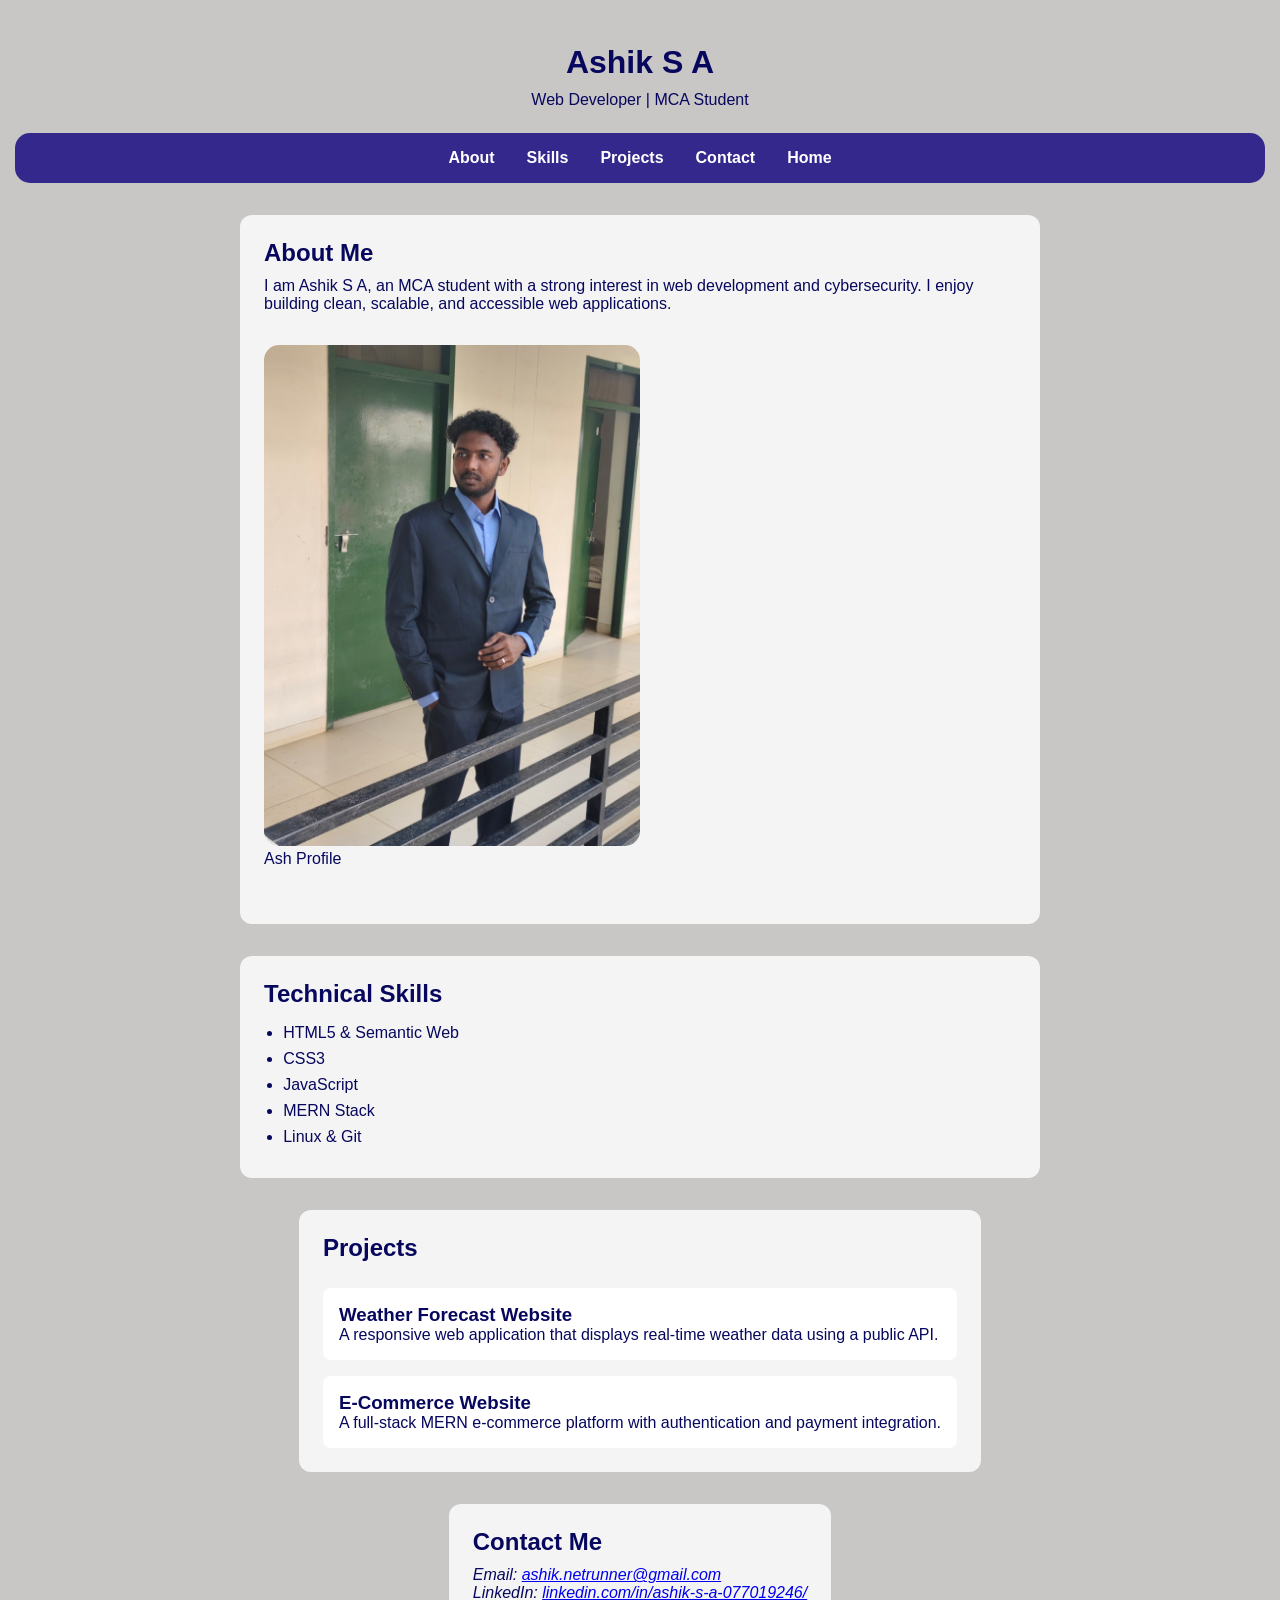
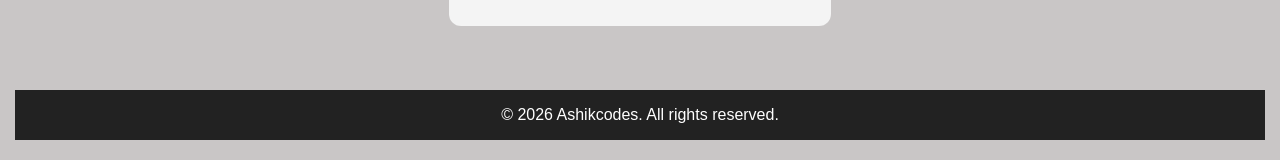
<file: index.html>
<!DOCTYPE html>
<html lang="en">
<head>
    <meta charset="UTF-8">
    <link rel="stylesheet" href="day2.css">
    <link rel="stylesheet" href="day3.css">
    <meta name="description" content="profile">
    <meta name="viewport" content="width=device-width, initial-scale=1.0">
    <title>Ashik | Personal Profile</title>
</head>

<body>

    <header>
        <h1>Ashik S A</h1>
        <p>Web Developer | MCA Student</p>
    </header>

    
    <nav aria-label="Navigation">
        <ul>
            <li><a href="about.html">About</a></li>
            <li><a href="#skills">Skills</a></li>
            <li><a href="#projects">Projects</a></li>
            <li><a href="contact.html">Contact</a></li>
            <li><a href="task.html">Home</a></li>
        </ul>
    </nav>

    <main>
        <section id="about" class="card">
            <h2>About Me</h2>
            <p>
                I am Ashik S A, an MCA student with a strong interest in web development and cybersecurity. I enjoy building clean, scalable, and
                accessible web applications.
            </p>

            <figure style="margin: 2rem 0; border-radius: 15px ;">
                <img src="profile.jpg" alt="Profile ash" width="200">
                <figcaption>Ash Profile</figcaption>
            </figure>
        </section>
        <div class="skills">
         <section id="skills" class="card">
            <h2>Technical Skills</h2>
            <ul>
                <li>   HTML5 & Semantic Web</li>
                <li>   CSS3</li>
                <li>   JavaScript</li>
                <li>   MERN Stack</li>
                <li>   Linux & Git</li>
            </ul>
         </section>
        </div>
        
        <section id="projects" class="card">
            <h2>Projects</h2>

            <article>
                <h3>Weather Forecast Website</h3>
                <p>
                    A responsive web application that displays real-time weather data
                    using a public API.
                </p>
            </article>

            <article>
                <h3>E-Commerce Website</h3>
                <p>
                    A full-stack MERN e-commerce platform with authentication
                    and payment integration.
                </p>
            </article>
        </section>

        <section id="contact" class="card">
            <h2>Contact Me</h2>
            <address>
                <p>Email: <a href="mailto:ash@example.com">ashik.netrunner@gmail.com</a></p>
                <p>LinkedIn: <a href="#">linkedin.com/in/ashik-s-a-077019246/</a></p>
            </address>
        </section>

    </main>

    <footer>
        <p>&copy; 2026 Ashikcodes. All rights reserved.</p>
    </footer>

</body>
</html>
</file>
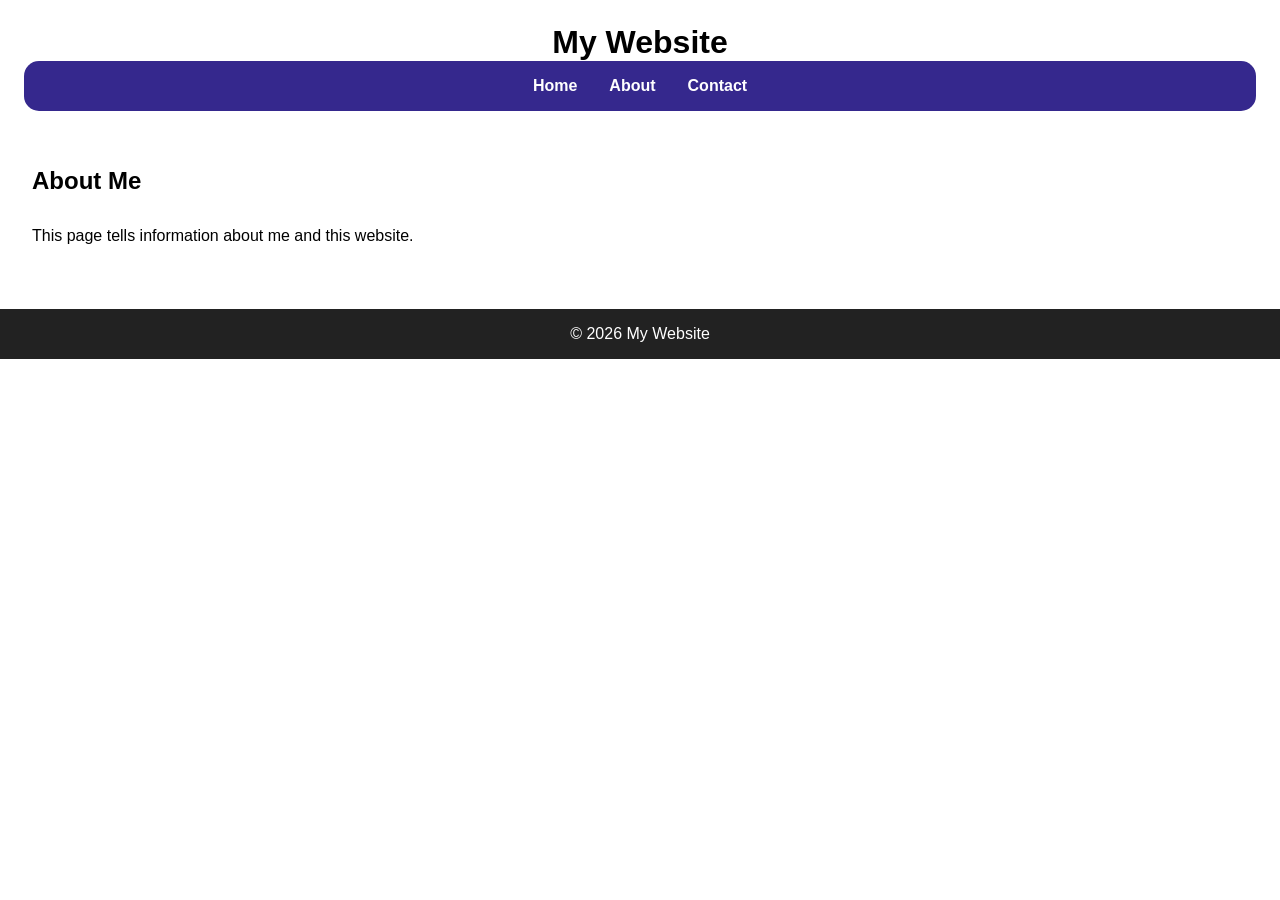
<file: about.html>
<!DOCTYPE html>
<html lang="en">
<head>
    <meta charset="UTF-8">
    <title>About | My Website</title>
    <link rel="stylesheet" href="day3.css">
</head>
<body>

<header>
    <h1>My Website</h1>
    <nav>
        <ul>
           <li><a href="task.html">Home</a></li>
           <li><a href="about.html" class="active">About</a></li>
           <li><a href="contact.html">Contact</a></li>

        </ul>
    </nav>
</header>

<main>
    <h2>About Me</h2>
    <p>This page tells information about me and this website.</p>
</main>

<footer>
    <p>© 2026 My Website</p>
</footer>

</body>
</html>
</file>
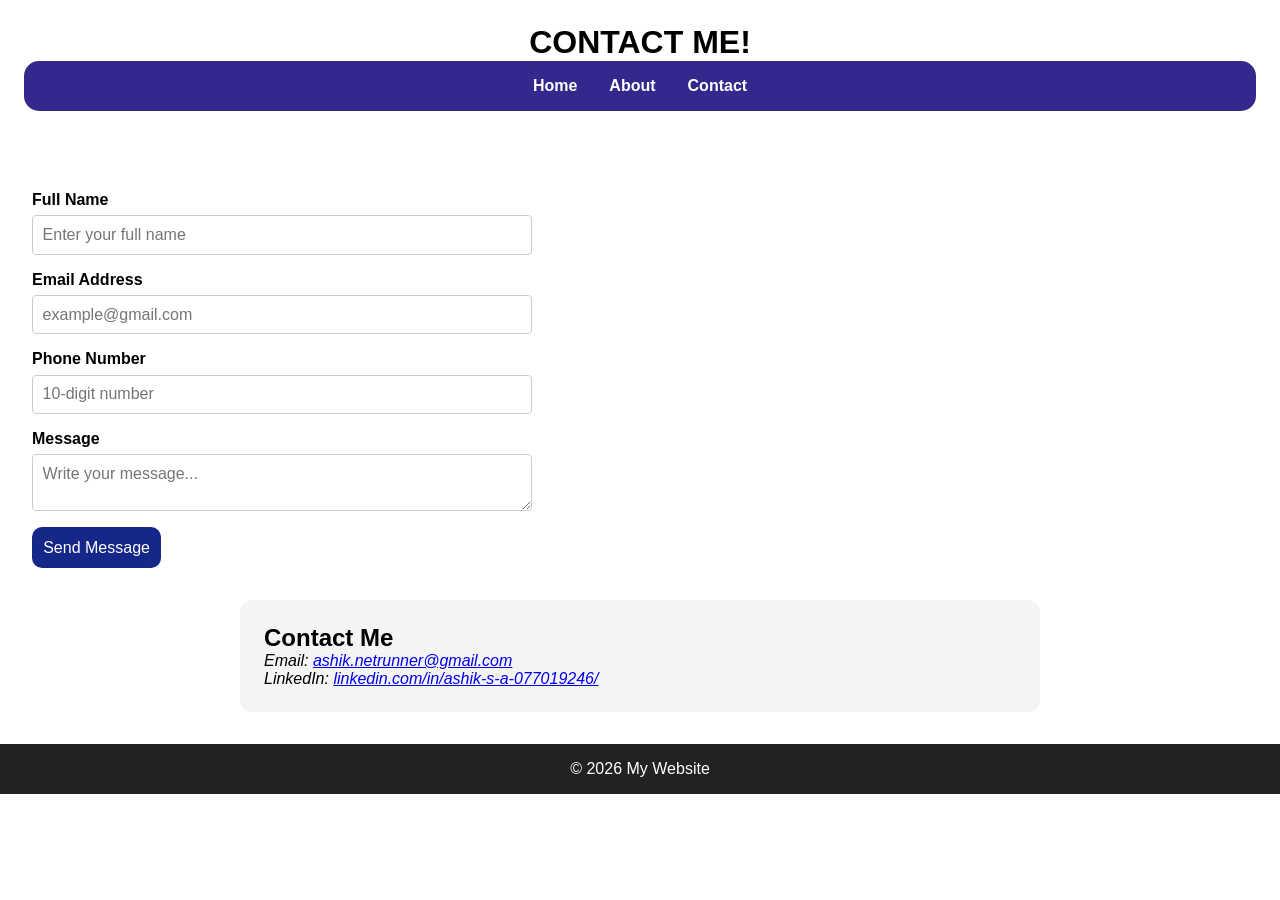
<file: contact.html>
<!DOCTYPE html>
<html lang="en">
<head>
    <meta charset="UTF-8">
    <title>contact | support</title>
    <link rel="stylesheet" href="day3.css">
</head>
<body>

<header>
    <h1>CONTACT ME!</h1>
    <nav>
        <ul>
            <li><a href="task.html">Home</a></li>
            <li><a href="about.html">About</a></li>
            <li><a href="contact.html" class="active">Contact</a></li>
        </ul>
    </nav>
</header>
<main>
    <form>
        <div class="form-group">
            <label for="name">Full Name</label>
            <input type="text" id="name" name="name" required maxlength="50" placeholder="Enter your full name">
        </div>

        <div class="form-group">
            <label for="email">Email Address</label>
            <input type="email" id="email" name="email" required placeholder="example@gmail.com">
        </div>

        <div class="form-group">
            <label for="phone">Phone Number</label>
            <input type="tel" id="phone" name="phone" required pattern="[0-9]{10}" placeholder="10-digit number">
        </div>

        <div class="form-group">
            <label for="message">Message</label>
            <textarea id="message" name="message" required maxlength="200" placeholder="Write your message..."></textarea>
        </div>

        <button type="submit">Send Message</button>
    </form>
</main>
 <section id="contact" class="card">
            <h2>Contact Me</h2>
            <address>
                <p>Email: <a href="mailto:ash@example.com">ashik.netrunner@gmail.com</a></p>
                <p>LinkedIn: <a href="#">linkedin.com/in/ashik-s-a-077019246/</a></p>
            </address>
        </section>

<footer>
    <p>© 2026 My Website</p>
</footer>

</body>
</html>
</file>
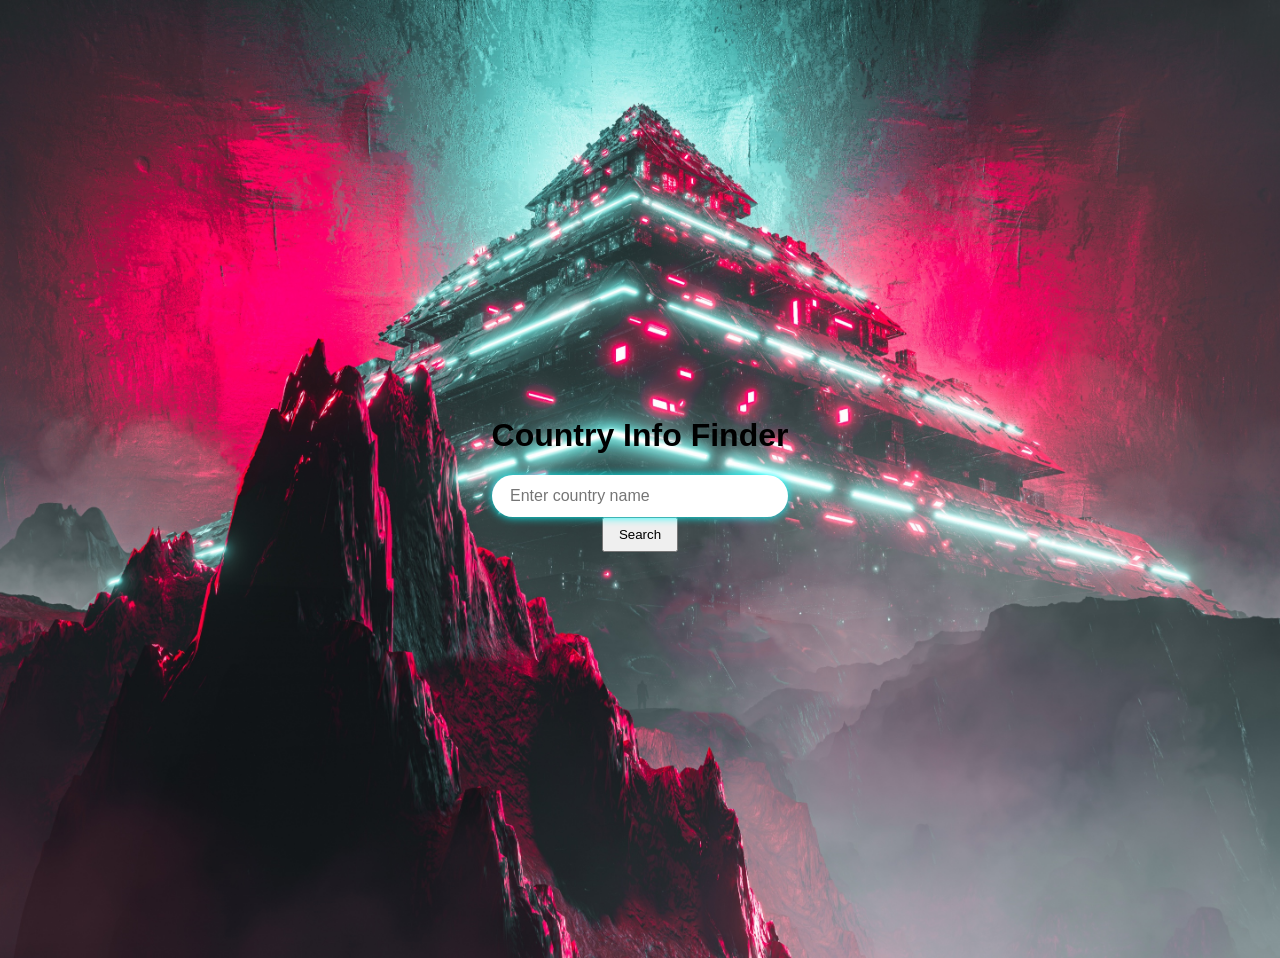
<file: day10.html>
<!DOCTYPE html>
<html lang="en">
<head>
    <meta charset="UTF-8">
    <meta name="viewport" content="width=device-width, initial-scale=1.0">
    <title>Country Info Finder</title>
    <link rel="stylesheet" href="day10.css">
</head>
<body>
    <h1>Country Info Finder</h1>

    <input type="text" id="countryInput" placeholder="Enter country name">
    <button onclick="getCountry()">Search</button>

    <p id="loading"></p>
    <div id="result"></div>

    <Script src="day10.js"></Script>
</body>
</html>
</file>
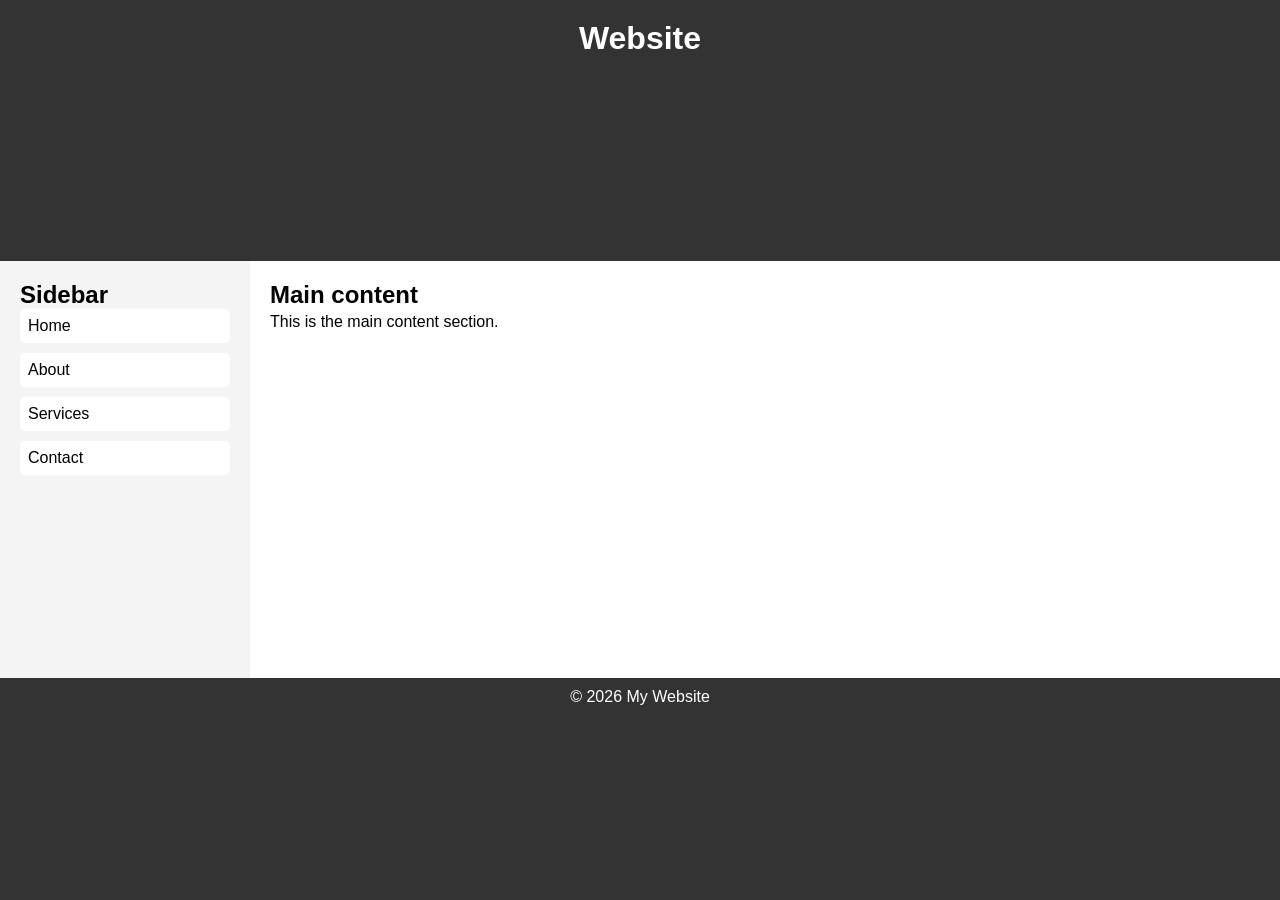
<file: day11.html>
<!DOCTYPE html>
<html lang="en">
<head>
    <meta charset="UTF-8">
    <meta name="viewport" content="width=device-width, initial-scale=1.0">
    <title>Document</title>
    <link rel="stylesheet" href="day11.css">
</head>
<body>
    <div class="container">
     <header class="header">
        <h1>Website</h1>
     </header>

     <aside class="sidebar">
        <h2>Sidebar</h2>
        <ul>
           <li>Home</li>
           <li>About</li>
           <li>Services</li>
           <li>Contact</li>
        </ul>
     </aside>

     <main class="main">
        <h2>Main content</h2>
        <p>This is the main content section.</p>
     </main>

     <footer class="footer">
        <p>© 2026 My Website</p>
     </footer>
    </div>
</body>
</html>
</file>
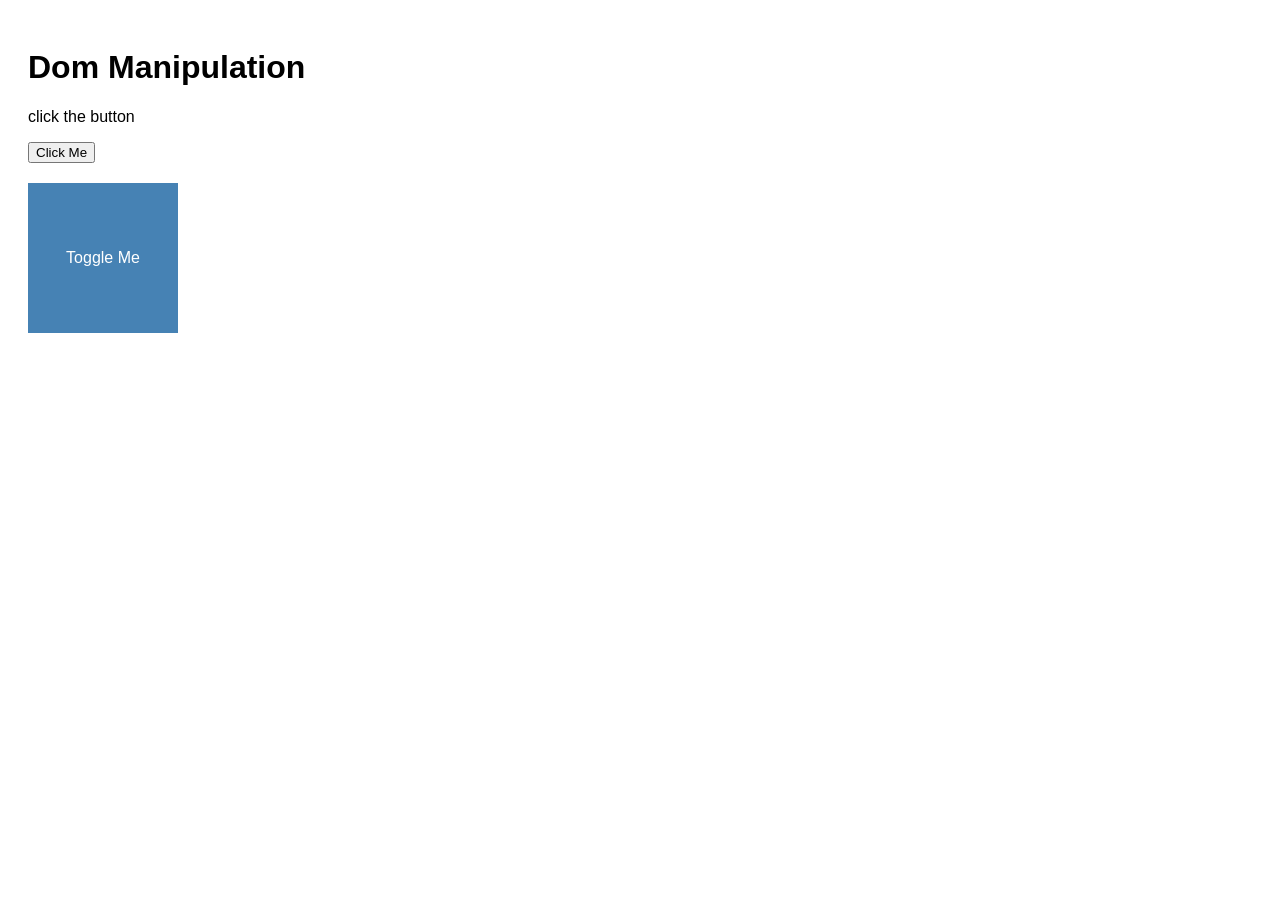
<file: day7.html>
<!DOCTYPE html>
<html lang="en">
<head>
    <meta charset="UTF-8">
    <meta name="viewport" content="width=device-width, initial-scale=1.0">
    <link rel="stylesheet" href="day7.css">
    <title>Document</title>
</head>
<body>
    <h1 id="title">Dom Manipulation</h1>
    <p id="description">click the button </p>
    <button id="changeBtn">Click Me</button>
    <div id="box">Toggle Me</div>
    <script src="day7.js"></script>

</body>

</html>
</file>
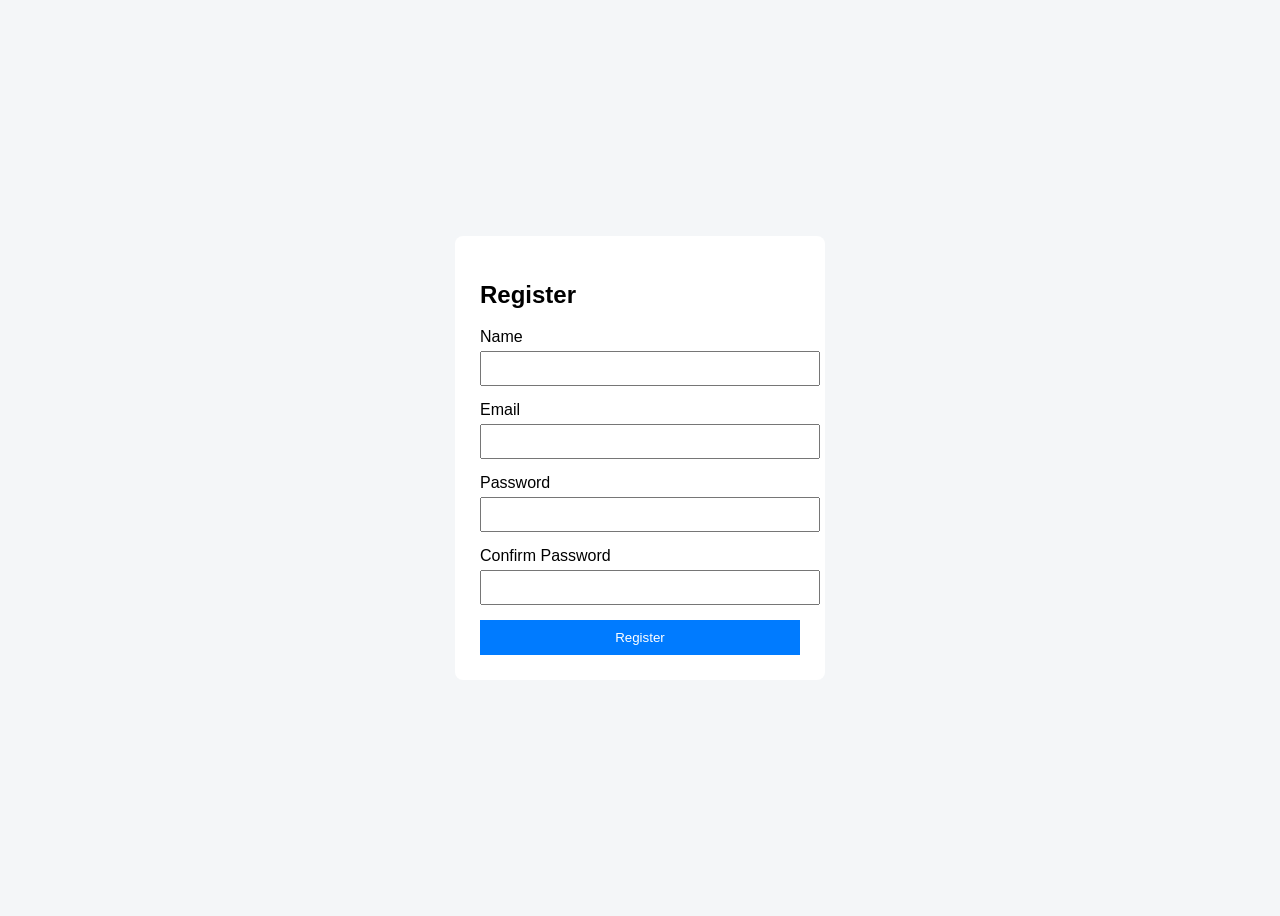
<file: day9.html>
<!DOCTYPE html>
<html lang="en">
<head>
    <meta charset="UTF-8">
    <meta name="viewport" content="width=device-width, initial-scale=1.0">
    <title>Registration Form</title>
    <link rel="stylesheet" href="day9.css">
</head>
<body>
    <form id="registerForm" novalidate>
      <h2>Register</h2>
      <div class="form-group">
          <label>Name</label>
          <input type="text" id="name">
          <small class="error"></small>
      </div>

      <div class="form-group">
      <label>Email</label>
      <input type="text" id="email">
      <small class="error"></small>
    </div>

    <div class="form-group">
      <label>Password</label>
      <input type="password" id="password">
      <small class="error"></small>
    </div>

    <div class="form-group">
      <label>Confirm Password</label>
      <input type="password" id="confirmPassword">
      <small class="error"></small>
    </div>

    <button type="submit">Register</button>
  </form>
  <script src="day9.js"></script>
</body>
</html>
</file>
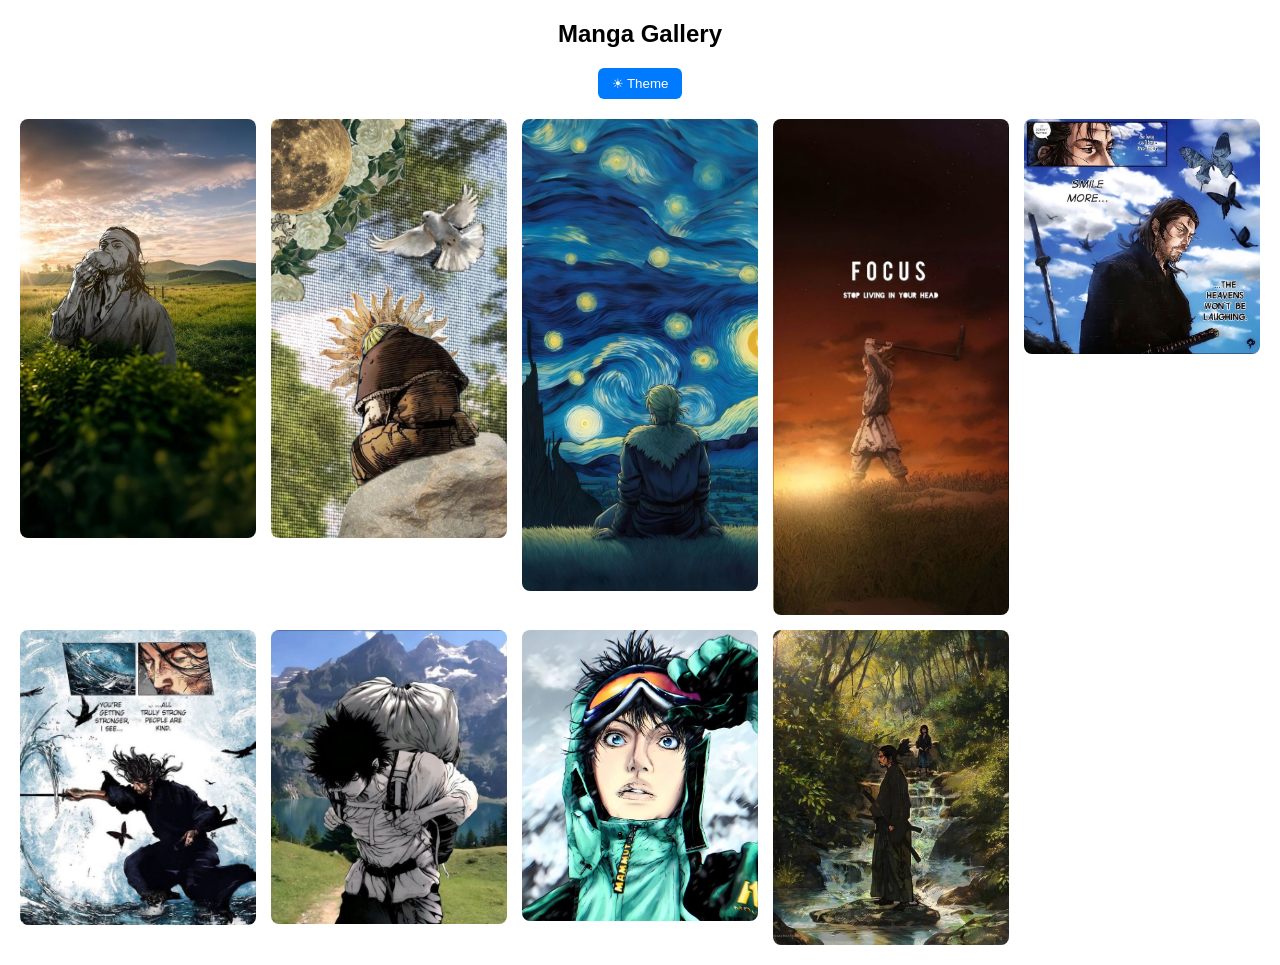
<file: image-gallery.html>
<!DOCTYPE html>
<html lang="en">
<head>
    <meta charset="UTF-8">
    <meta name="viewport" content="width=device-width, initial-scale=1.0">
    <link rel="stylesheet" href="day12.css">
    <title>Document</title>
</head>
<body>
    
    <h2>Manga Gallery</h2>
    <button class="theme-toggle-btn" id="theme-toggle">☀︎ Theme</button>

  <div class="gallery">
    <img src="img9.jpg" alt="Image 4" class="gallery-item">
    <img src="img10.jpg" alt="Image 4" class="gallery-item">
    <img src="img12.jpg" alt="Image 4" class="gallery-item">
    <img src="img11.jpg" alt="Image 4" class="gallery-item">
    <img src="img1.jpg" alt="Image 1" class="gallery-item">
    <img src="img2.jpg" alt="Image 2" class="gallery-item">
    <img src="img3.jpg" alt="Image 3" class="gallery-item">
    <img src="img4.jpg" alt="Image 4" class="gallery-item">
    <img src="img5.jpg" alt="Image 4" class="gallery-item">
    <!-- <img src="img6.jpg" alt="Image 4" class="gallery-item"> -->
    
       <!-- 1 6 11/ -->

  </div>

  <!-- <modal> -->
    <div class="modal" id="modal">
        <span class="close">&times;</span>
        <img class="modal-content" id="modal-img">
    </div>

<script src="day12.js"></script>    
</body>
</html>
</file>
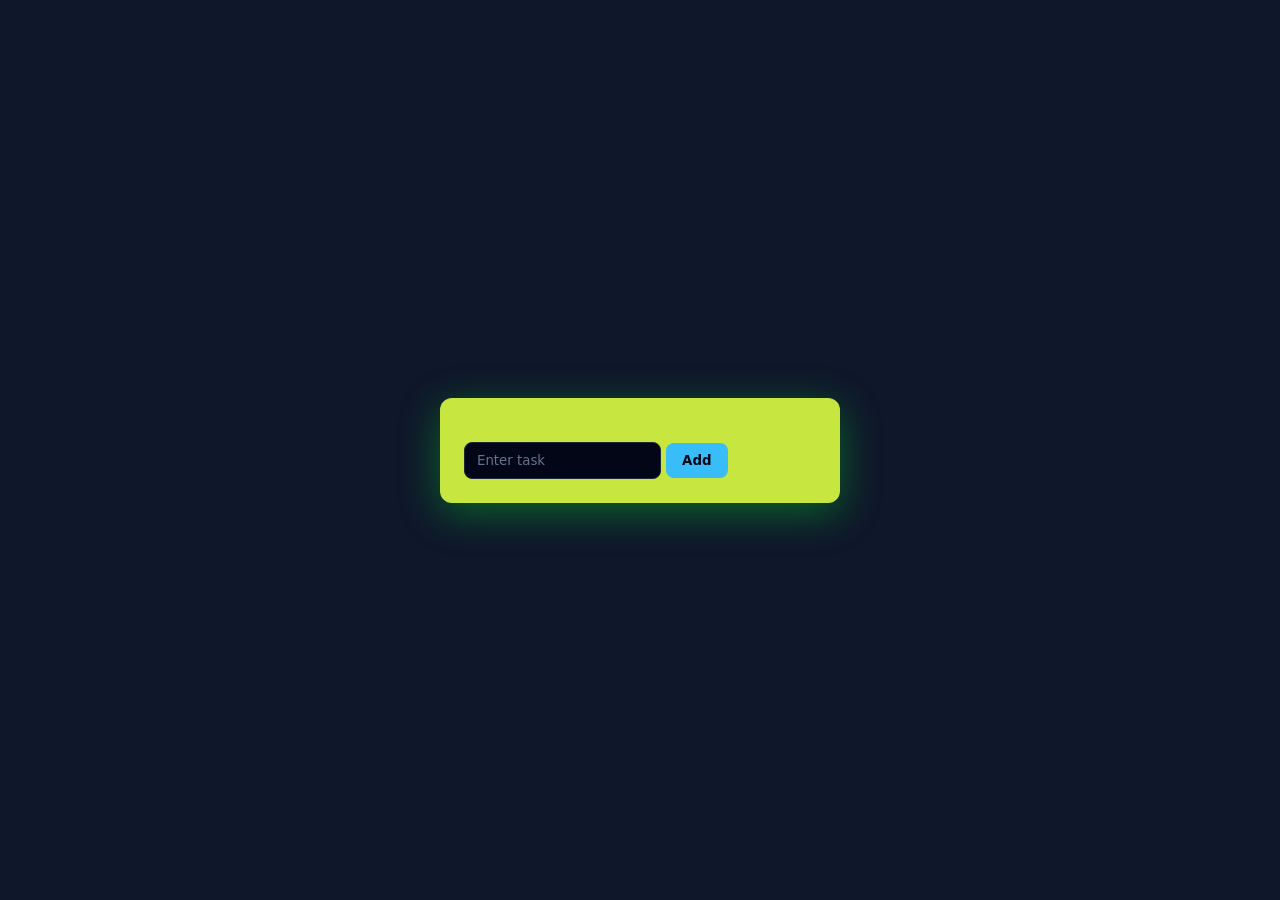
<file: tododay8.html>
<!DOCTYPE html>
<html lang="en">
<head>
    <meta charset="UTF-8">
    <meta name="viewport" content="width=device-width, initial-scale=1.0">
    <title>Todo App</title>
    <link rel="stylesheet" href="day8.css">
</head>
<body>
 <div class="container"> 
    <div class="input-group"></div>
    <input id="taskInput" placeholder="Enter task">
    <button id="addBtn">Add</button>
    </div>

     <ul id="taskList"></ul>
</div>
<script src="day8.js"></script>
</body>
</html>
</file>
<file: day2.css>
body{
    font-family: Arial, Helvetica, sans-serif;
    background-color: #c9c6c6;
    color: rgb(7, 7, 93);
    margin:10px 5px;
    padding:10px;
    box-sizing: border-box;
   
}
.card{
    
    margin: 40px auto;
    padding: 20px;
    background-color: rgb(120, 101, 159);
    border: 2px #1e1b1b ;
    border-radius: 15px;
}
h1,h2{
    margin-bottom: 10px;
}
.p{
    font-family: sans-serif;
    font-weight: 100;
}
img{
     object-fit: cover;
     height: 50%;
     width: 50%;
     background-size: cover;
     background-position: center;
     border-radius: 15px;
}
</file>
<file: day3.css>
@media screen and (max-width: 600px){
    nav ul {
    flex-direction: column;
    align-items: center;
  }

  main {
    padding: 1rem;
  }

  .card {
    padding: 1rem;
  }
}
*{
    margin: 0;
    padding: 0;
    box-sizing: border-box;
    font-family:Arial, Helvetica, sans-serif;
}

header{
    text-align: center;
    padding: 1.5rem;
}
nav ul{
    display: flex;
    justify-content: center;
    gap: 2rem;
    list-style: none;
    background-color: #35288d;
    padding: 1rem;
    border-radius: 15px;
}

nav a {
    color: white;
    text-decoration: none;
    font-weight: bold;
}
main{
    display:flex;
    flex-direction: column;
    gap: 2rem;
    padding: 2rem;
}

.skills{
    width: 100%;
}
#skills ul {
    padding-left: 1.2rem;
    margin-top: 1rem;
}

#skills li{
    margin-bottom: 0.5rem;
}
.card {
  background-color: #f4f4f4;
  padding: 1.5rem;
  border-radius: 12px;
  max-width: 800px;
  margin: 0 auto;
}

#projects{
    display: flex;
    flex-direction: column;
    gap: 1rem;
}
#projects article {
    background-color: white;
    padding: 1rem;
    border-radius: 8px;

}
footer {
    background: #222;
    color: #fff;
    text-align: center;
    padding: 1rem;
    margin-top: 2rem;
}
form {
    max-width: 500px;
    margin-top: 1.5rem;
}

.form-group {
    display: flex;
    flex-direction: column;
    margin-bottom: 1rem;
}

label {
    margin-bottom: 0.4rem;
    font-weight: bold;
}

input, textarea {
    padding: 0.6rem;
    font-size: 1rem;
    border: 1px solid #ccc;
    border-radius: 4px;
}

input:focus,
textarea:focus {
    outline: none;
    border-color: #00ffcc;
}

button {
    padding: 0.7rem;
    background-color: #152789;
    color: #fff;
    border: none;
    cursor: pointer;
    font-size: 1rem;
    border-radius: 10px;
}

button:hover {
    background-color: #157294;
}
</file>
<file: day10.css>
body{
    font-family: Arial, Helvetica, sans-serif;
    text-align: center;
    margin-top: 50px;
    display: flex;
    flex-direction: column;
    justify-content: center; /* Vertical center */
    align-items: center;   
}

input{
    padding: 8px;
    width: 20px;
}

button {
    padding: 8px 15px;
    cursor: pointer;
}

#result {
    margin-top: 20px;
}
body {
    background-image: url("alien-pyramid-3840x2160-16012.jpg");
    background-size: cover;
    background-repeat: no-repeat;
    background-position: center;
    height: 100vh;
    
    
}
#countryInput{
    padding: 12px 18px;
    width: 260px;
    border : none;
    border-radius: 25px;
    outline: none;
    font-size: 16px;
    font

    background: rgba(255, 255, 255, 0.85);
    backdrop-filter: blur(5px);

    transition: 0.3s;
    background: white;
    box-shadow: 0 0 10px cyan;
}
</file>
<file: day11.css>
*{
    margin: 0;
    padding: 0;
    box-sizing:border-box;
}

body{
    font-family:Arial, Helvetica, sans-serif;
}
.container{
    display:grid;
    min-height: 100vh;
}
.container{
    display: grid;
    grid-template-areas: "header"
    "sidebar"
    "main"
    "footer";
}
.header{
    grid-area: header;
    background: #333;
    color:white;
    padding: 20px;
    text-align: center;
}
.sidebar{
    grid-area: sidebar;
    background: #f4f4f4;
    padding: 20px;
}
.main{
    grid-area: main;
    padding: 20px;
}

.footer{
    grid-area: footer;
    background: #333;
    color:white;
    text-align:center;
    padding:10px;
}

.sidebar ul {
    list-style: none;
    display:flex;
    flex-direction: column;
    gap: 10px;
}

@media (min-width: 768px) {

    .container {
        grid-template-columns: 200px 1fr;
        grid-template-areas:
        "header header"
        "sidebar main"
        "footer footer";
    }
}
@media (min-width: 1024px) {
    .container {
        grid-template-columns: 250px 3fr;
    }
}

.main p{
    line-height: 1.6;
}
.sidebar li{
    background: white;
    padding:8px;
    border-radius: 5px;
}
</file>
<file: day7.css>
body{
    font-family: Arial, Helvetica, sans-serif;
    padding: 20px;
    
}

#box{
    width: 150px;
    height:150px;
    background-color: steelblue;
    color: white;
    display: flex;
    align-items: center;
    justify-content: center;
    margin-top: 20px;
}

.active{
    background-color: crimson;
    transform: scale();
}
</file>
<file: day9.css>
body{
    font-family: Arial, Helvetica, sans-serif;
    background: #f4f6f8 ;
    display:flex;
    justify-content: center;
    align-items: center;
    height:100vh;

}

form{
    background: #fff;
  padding: 25px;
  width: 320px;
  border-radius: 8px;
}
.form-group{
    margin-bottom: 15px;
}

input{
    width: 100%;
  padding: 8px;
  margin-top: 5px;
}
small {
  color: red;
  visibility: hidden;
}

.form-group.error input {
  border: 2px solid red;
}

.form-group.success input {
  border: 2px solid green;
}

.form-group.error small {
  visibility: visible;
}
button{
    width: 100%;
    padding: 10px;
    background: #007bff;
    color:white;
    border: none;
    cursor: pointer;
}
</file>
<file: day12.css>
body {
  font-family: Arial;
  text-align: center;
  margin: 0;
  background: var(--bg-color);
  color: var(--text-color);
  transition: background 0.3s, color 0.3s;
}
.gallery {
  display: grid;
  grid-template-columns: repeat(auto-fit, minmax(200px, 1fr));
  gap: 15px;
  padding: 20px;
}
.gallery img {
  width: 100%;
  cursor: pointer;
  border-radius: 8px;
  transition: transform 0.3s;
}
.gallery img:hover{
  transform: scale(1.15);
}
.theme-toggle-btn{
  border-radius: 6px;
  background: var(--accent-color);
  padding: 8px 14px;
  cursor:pointer;
  color: white;
  border: none;

}
.modal{
  display: none;
  position: fixed;
  z-index: 1000;
  left: 0;
  top: 0;
  width:100%;
  height:100%;
  background: rgba(0,0,0,0.8);
  justify-content: center;
  align-items: center;
}

.modal-content{
  max-width: 80%;
  max-height: 80%;
  border-radius:10px;
}
.close{
  position:absolute;
  top:20px;
  right:40px;
  font-size:40px;
  color:white;
  cursor:pointer;
}
@media (max-width: 600px) {
  .modal-content{
    max-width: 95%;
  }
}
.modal-content{
  animation: zoom 0.3s ease;
}
@keyframes zoom {
  from { transform:scale(0.7);}
  to {transform: (1);}
}

:root{
  --bg-color: #ffffffff;
  --text-color: #000000;
  --card-bg: #f5f5f5f5;
  --accent-color: #007bff;
}

[data-theme="dark"]{
  --bg-color: #050510;
  --text-color: #00f7ff;
  --card-bg: rgba(0, 247, 255, 0.05);
  --accent-color: #b11c5f;

  --neon-glow: 0 0 8px #00f7ff,
                0 0 20px #00f7ff,
                0 0 40px #00f7ff;
}
/* [data-theme="dark"]{
  --bg-color: #121212;
  --text-color:#ffffff;
  --card-bg: #3a3737;
  --accent-color: #4dabf7;
} */
[data-theme="dark"] body {
  background: radial-gradient(circle at top,
              #0a0a25,
              #020210 70%);
}
[data-theme="dark"] h2 {
  text-shadow: var(--neon-glow);
}

[data-theme="dark"] .gallery img {
  border: 2px solid #00f7ff;
  box-shadow: 0 0 10px #00f7ff55;
  transition: 0.3s;
}
[data-theme="dark"] .gallery img:hover {
  transform: scale(1.1);
  box-shadow:
      0 0 10px #00f7ff,
      0 0 25px #00f7ff,
      0 0 50px #ff00ff;
}
[data-theme="dark"] .theme-toggle-btn {
  background: transparent;
  color: #00f7ff;
  border: 2px solid #00f7ff;
  box-shadow: var(--neon-glow);
}
[data-theme="dark"] .modal-content {
  box-shadow:
    0 0 20px #00f7ff,
    0 0 40px #ff00ff;
}
@keyframes neonPulse {
  0% { text-shadow: 0 0 5px #00f7ff; }
  50% { text-shadow: 0 0 25px #00f7ff; }
  100% { text-shadow: 0 0 5px #00f7ff; }
}

[data-theme="dark"] h2 {
  animation: neonPulse 2s infinite;
}
.gallery img{
 background: var(--card-bg);
}
</file>
<file: day8.css>
* {
    margin: 0;
    padding: 0;
    box-sizing: border-box;
    font-family: system-ui, -apple-system, sans-serif;
}

body {
    min-height: 100vh;
    background: #0f172a; /* dark blue */
    display: flex;
    justify-content: center;
    align-items: center;
    color: #e5e7eb;
}
.container {
    width: 100%;
    max-width: 400px;
    background: #c7e640;
    padding: 24px;
    border-radius: 12px;
    box-shadow: 0 10px 40px rgba(2, 215, 45, 0.4);
}
h1 {
    text-align: center;
    margin-bottom: 20px;
    font-size: 1.5rem;
}

.input-group {
    display: flex;
    gap: 10px;
    margin-bottom: 20px;
}

input {
    flex: 1;
    padding: 10px 12px;
    border-radius: 8px;
    border: none;
    outline: none;
    background: #020617;
    color: #e5e7eb;
    border: 1px solid #1e293b;
}

input::placeholder {
    color: #64748b;
}

button {
    padding: 10px 16px;
    border-radius: 8px;
    border: none;
    background: #38bdf8;
    color: #020617;
    font-weight: 600;
    cursor: pointer;
    transition: 0.2s;
}

button:hover {
    background: #0ea5e9;
}

ul {
    list-style: none;
}

li {
    background: #020617;
    border: 1px solid #1e293b;
    padding: 10px 12px;
    border-radius: 8px;
    margin-bottom: 10px;
    display: flex;
    justify-content: space-between;
    align-items: center;
}

li button {
    background: transparent;
    color: #ef4444;
    font-size: 16px;
    padding: 4px;
}

li button:hover {
    color: #dc2626;
}
</file>
